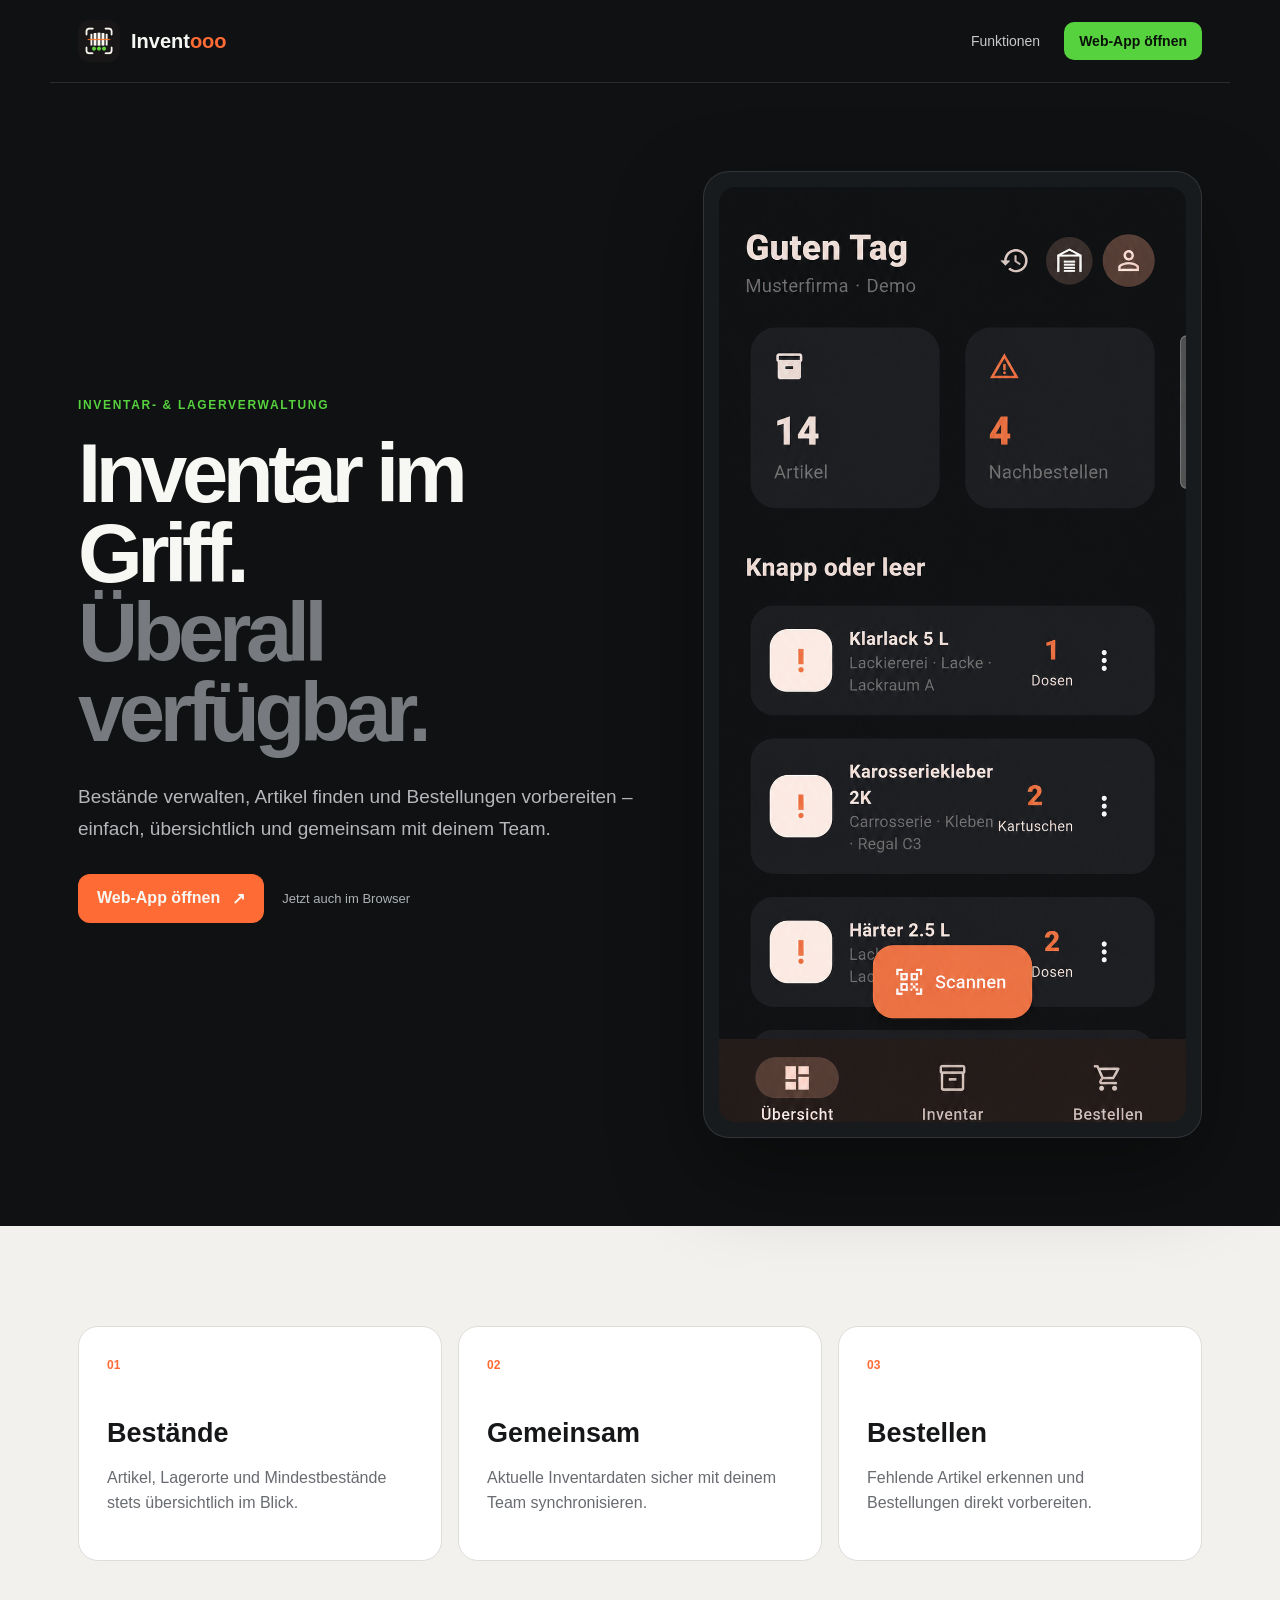
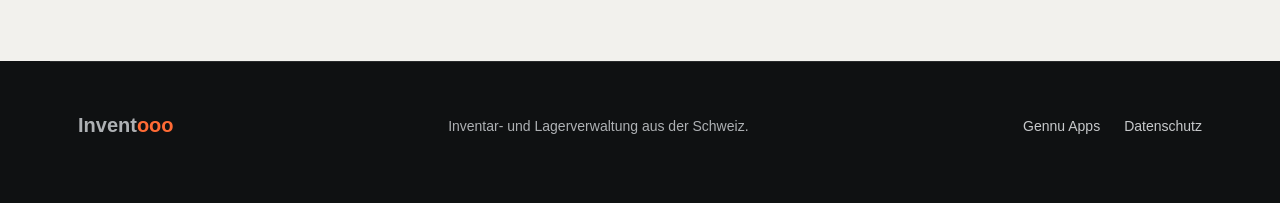
<file: index.html>
<!doctype html>
<html lang="de">
<head>
  <meta charset="utf-8">
  <meta name="viewport" content="width=device-width,initial-scale=1">
  <meta name="description" content="Inventooo – professionelle Inventar- und Lagerverwaltung auf Smartphone und im Web.">
  <title>Inventooo – Inventar einfach im Griff</title>
  <link rel="icon" href="assets/icon.png">
  <link rel="stylesheet" href="styles.css">
</head>
<body>
  <header>
    <a class="brand" href="/"><img src="assets/icon.png" alt=""><strong>Invent<span>ooo</span></strong></a>
    <nav><a href="#funktionen">Funktionen</a><a class="nav-button" href="/web-v2/">Web-App öffnen</a></nav>
  </header>
  <main>
    <section class="hero">
      <div class="hero-copy">
        <p class="eyebrow">Inventar- & Lagerverwaltung</p>
        <h1>Inventar im Griff.<br><em>Überall verfügbar.</em></h1>
        <p class="lead">Bestände verwalten, Artikel finden und Bestellungen vorbereiten – einfach, übersichtlich und gemeinsam mit deinem Team.</p>
        <div class="actions"><a class="primary" href="/web-v2/">Web-App öffnen <span>↗</span></a><span class="available">Jetzt auch im Browser</span></div>
      </div>
      <div class="preview"><img src="assets/preview-demo.png" alt="Inventooo zeigt eine übersichtliche Inventarverwaltung mit neutralen Beispieldaten"></div>
    </section>
    <section class="features" id="funktionen">
      <article><span>01</span><h2>Bestände</h2><p>Artikel, Lagerorte und Mindestbestände stets übersichtlich im Blick.</p></article>
      <article><span>02</span><h2>Gemeinsam</h2><p>Aktuelle Inventardaten sicher mit deinem Team synchronisieren.</p></article>
      <article><span>03</span><h2>Bestellen</h2><p>Fehlende Artikel erkennen und Bestellungen direkt vorbereiten.</p></article>
    </section>
  </main>
  <footer><a class="brand" href="/"><strong>Invent<span>ooo</span></strong></a><p>Inventar- und Lagerverwaltung aus der Schweiz.</p><div><a href="https://gennuapps.ch">Gennu Apps</a><a href="https://gennuapps.ch/datenschutz/inventooo">Datenschutz</a></div></footer>
</body>
</html>
</file>
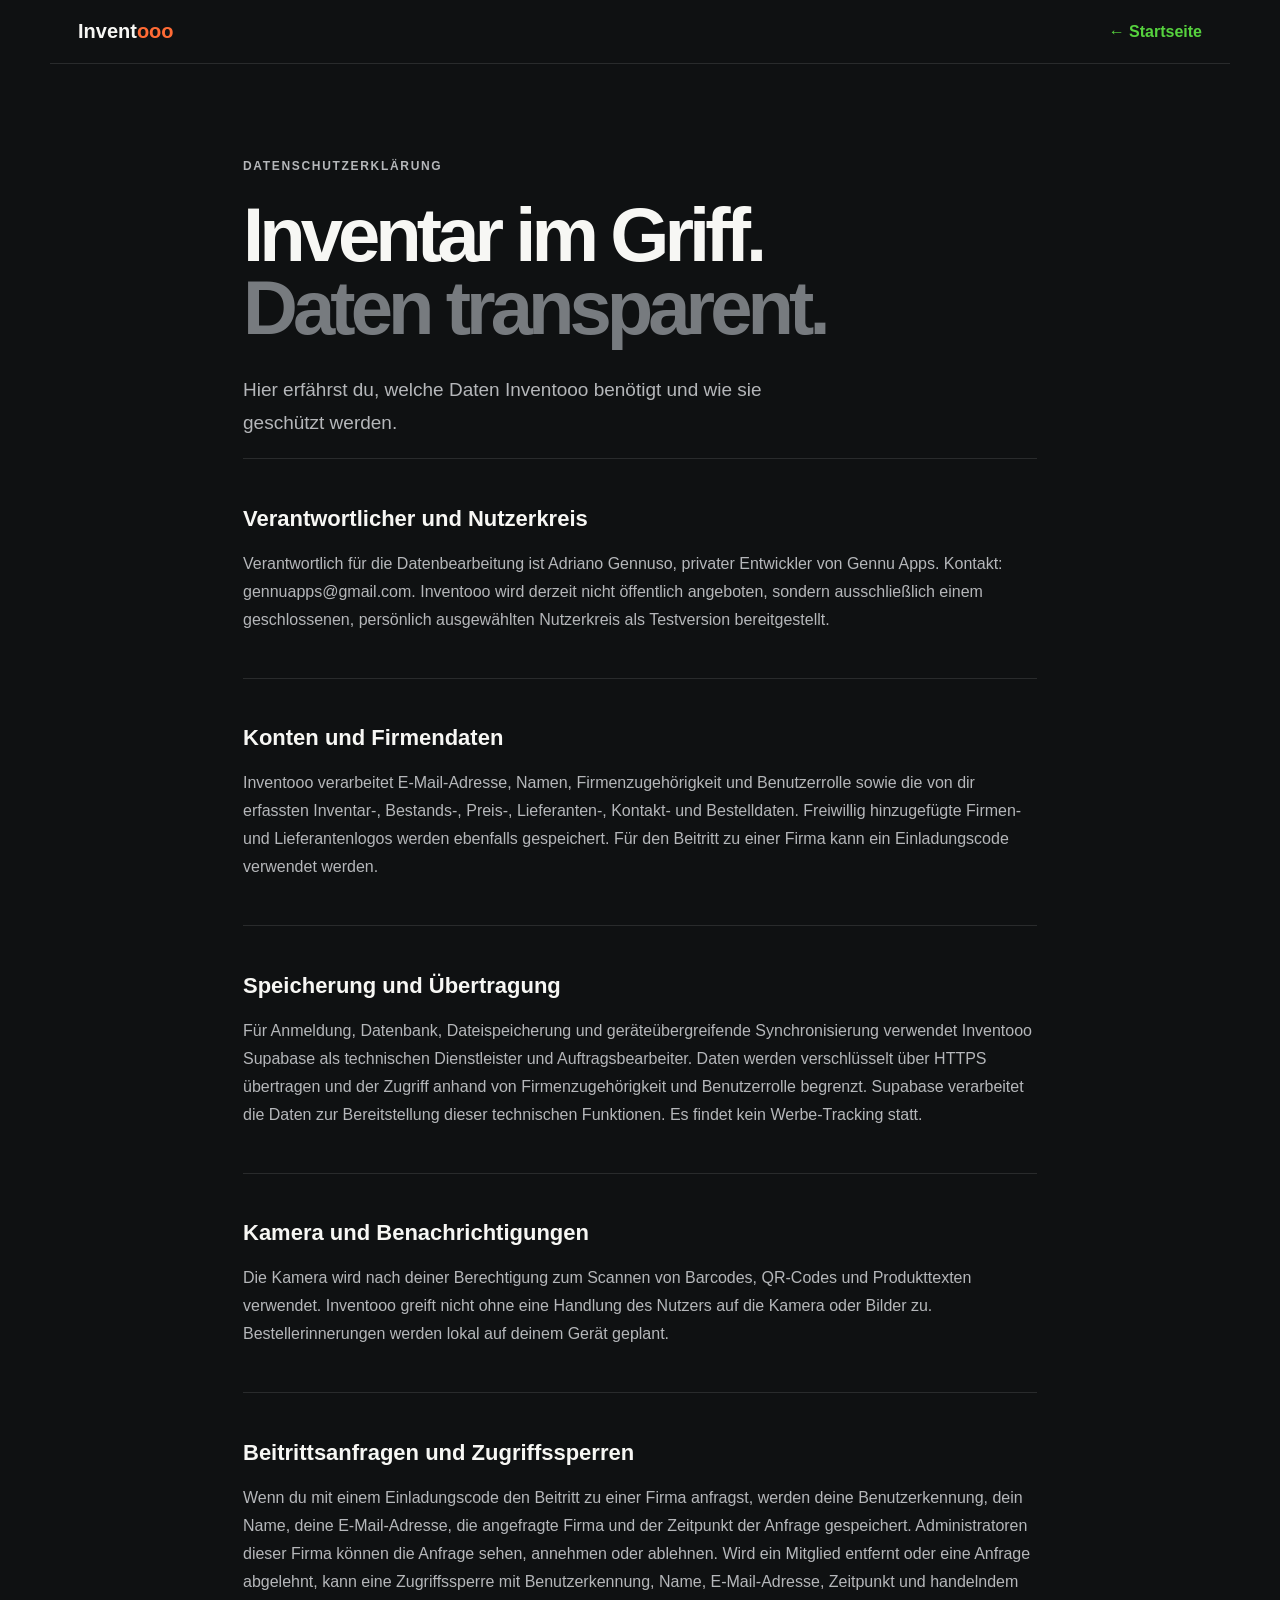
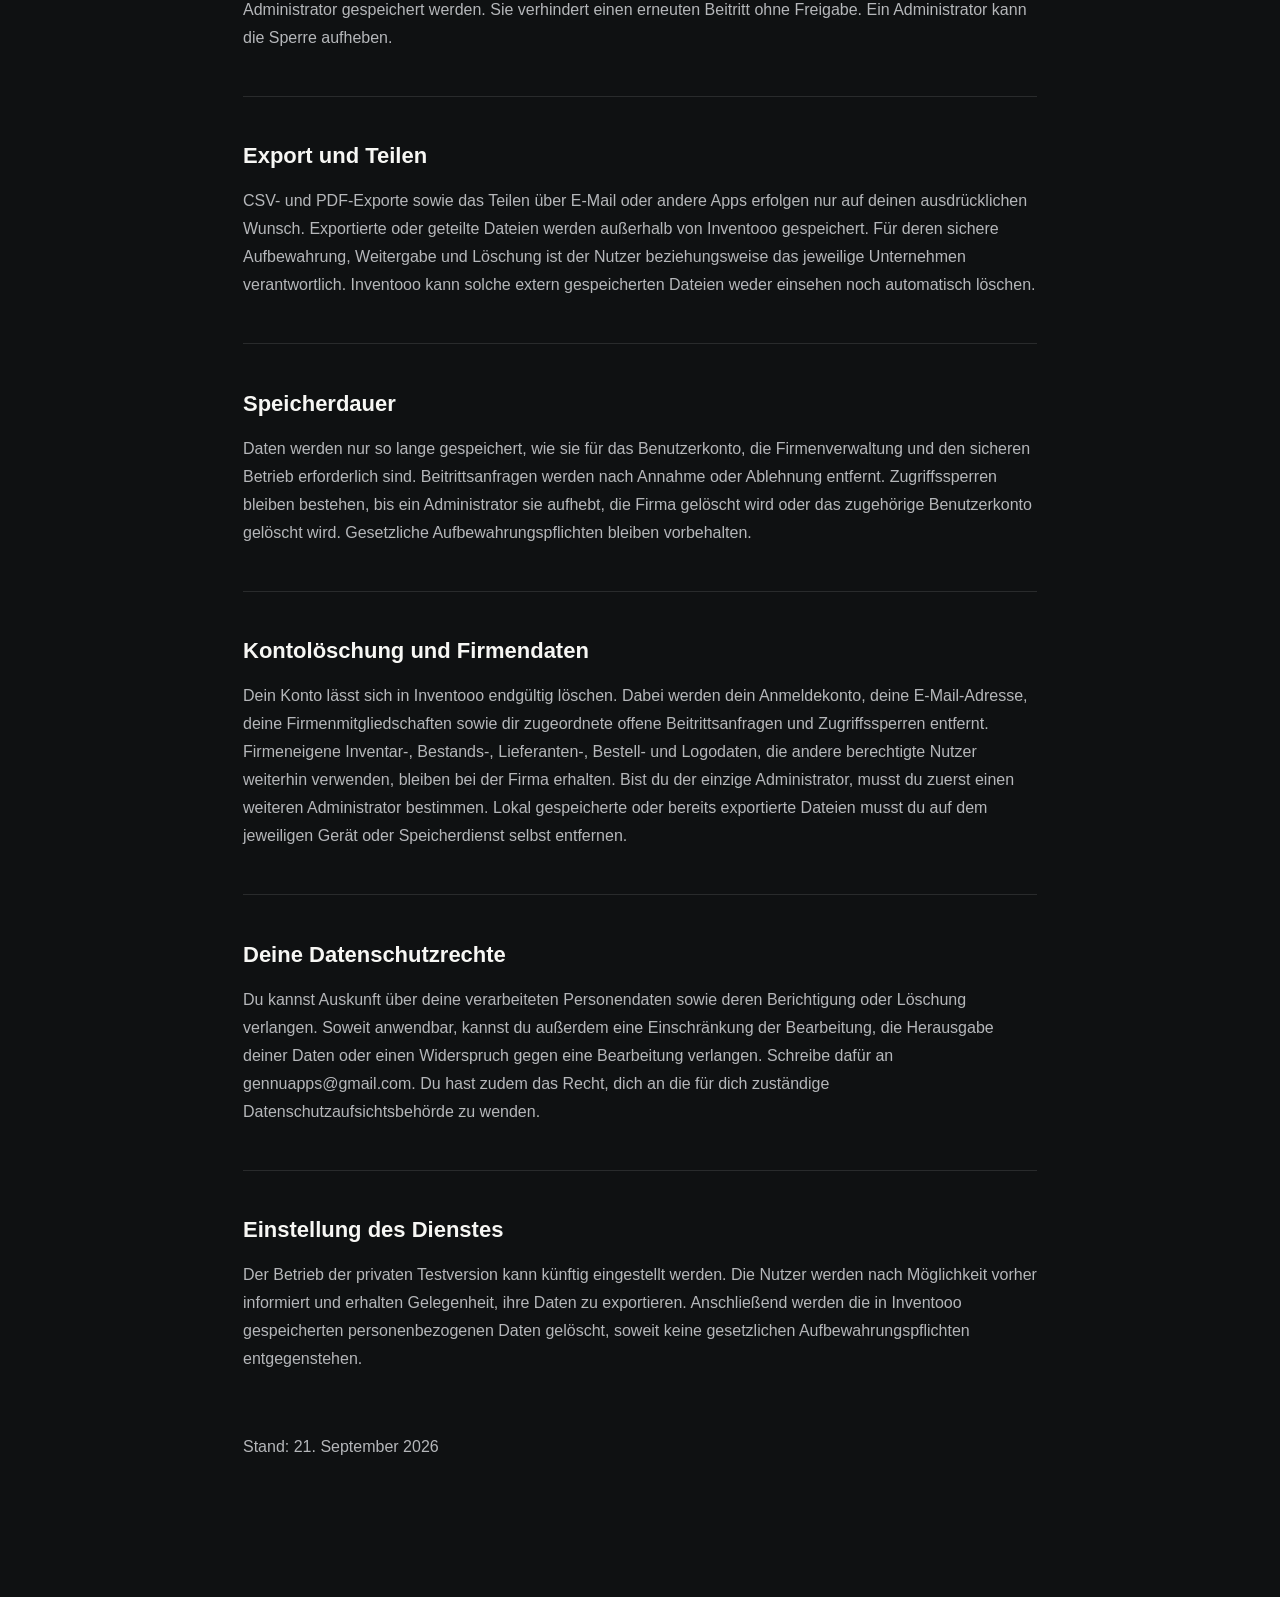
<file: datenschutz/index.html>
<!doctype html>
<html lang="de">
  <head>
    <meta charset="utf-8" />
    <meta name="viewport" content="width=device-width,initial-scale=1" />
    <title>Datenschutz · Inventooo</title>
    <link rel="stylesheet" href="../styles.css" />
    <style>
      .privacy { max-width: 850px; margin: auto; padding: 80px 28px 120px; }
      .privacy h1 { font-size: clamp(45px, 7vw, 76px); }
      .privacy section { padding: 28px 0; border-top: 1px solid var(--line); }
      .privacy h2 { font-size: 22px; }
      .privacy p { color: #b5b7ba; line-height: 1.75; }
      .back { color: var(--green); font-weight: 800; }
    </style>
  </head>
  <body>
    <header>
      <a class="brand" href="/"><strong>Invent<span>ooo</span></strong></a>
      <a class="back" href="/">← Startseite</a>
    </header>
    <main class="privacy">
      <p class="eyebrow">Datenschutzerklärung</p>
      <h1>Inventar im Griff.<br /><em>Daten transparent.</em></h1>
      <p class="lead">Hier erfährst du, welche Daten Inventooo benötigt und wie sie geschützt werden.</p>

      <section>
        <h2>Verantwortlicher und Nutzerkreis</h2>
        <p>Verantwortlich für die Datenbearbeitung ist Adriano Gennuso, privater Entwickler von Gennu Apps. Kontakt: gennuapps@gmail.com. Inventooo wird derzeit nicht öffentlich angeboten, sondern ausschließlich einem geschlossenen, persönlich ausgewählten Nutzerkreis als Testversion bereitgestellt.</p>
      </section>
      <section>
        <h2>Konten und Firmendaten</h2>
        <p>Inventooo verarbeitet E-Mail-Adresse, Namen, Firmenzugehörigkeit und Benutzerrolle sowie die von dir erfassten Inventar-, Bestands-, Preis-, Lieferanten-, Kontakt- und Bestelldaten. Freiwillig hinzugefügte Firmen- und Lieferantenlogos werden ebenfalls gespeichert. Für den Beitritt zu einer Firma kann ein Einladungscode verwendet werden.</p>
      </section>
      <section>
        <h2>Speicherung und Übertragung</h2>
        <p>Für Anmeldung, Datenbank, Dateispeicherung und geräteübergreifende Synchronisierung verwendet Inventooo Supabase als technischen Dienstleister und Auftragsbearbeiter. Daten werden verschlüsselt über HTTPS übertragen und der Zugriff anhand von Firmenzugehörigkeit und Benutzerrolle begrenzt. Supabase verarbeitet die Daten zur Bereitstellung dieser technischen Funktionen. Es findet kein Werbe-Tracking statt.</p>
      </section>
      <section>
        <h2>Kamera und Benachrichtigungen</h2>
        <p>Die Kamera wird nach deiner Berechtigung zum Scannen von Barcodes, QR-Codes und Produkttexten verwendet. Inventooo greift nicht ohne eine Handlung des Nutzers auf die Kamera oder Bilder zu. Bestellerinnerungen werden lokal auf deinem Gerät geplant.</p>
      </section>
      <section>
        <h2>Beitrittsanfragen und Zugriffssperren</h2>
        <p>Wenn du mit einem Einladungscode den Beitritt zu einer Firma anfragst, werden deine Benutzerkennung, dein Name, deine E-Mail-Adresse, die angefragte Firma und der Zeitpunkt der Anfrage gespeichert. Administratoren dieser Firma können die Anfrage sehen, annehmen oder ablehnen. Wird ein Mitglied entfernt oder eine Anfrage abgelehnt, kann eine Zugriffssperre mit Benutzerkennung, Name, E-Mail-Adresse, Zeitpunkt und handelndem Administrator gespeichert werden. Sie verhindert einen erneuten Beitritt ohne Freigabe. Ein Administrator kann die Sperre aufheben.</p>
      </section>
      <section>
        <h2>Export und Teilen</h2>
        <p>CSV- und PDF-Exporte sowie das Teilen über E-Mail oder andere Apps erfolgen nur auf deinen ausdrücklichen Wunsch. Exportierte oder geteilte Dateien werden außerhalb von Inventooo gespeichert. Für deren sichere Aufbewahrung, Weitergabe und Löschung ist der Nutzer beziehungsweise das jeweilige Unternehmen verantwortlich. Inventooo kann solche extern gespeicherten Dateien weder einsehen noch automatisch löschen.</p>
      </section>
      <section>
        <h2>Speicherdauer</h2>
        <p>Daten werden nur so lange gespeichert, wie sie für das Benutzerkonto, die Firmenverwaltung und den sicheren Betrieb erforderlich sind. Beitrittsanfragen werden nach Annahme oder Ablehnung entfernt. Zugriffssperren bleiben bestehen, bis ein Administrator sie aufhebt, die Firma gelöscht wird oder das zugehörige Benutzerkonto gelöscht wird. Gesetzliche Aufbewahrungspflichten bleiben vorbehalten.</p>
      </section>
      <section>
        <h2>Kontolöschung und Firmendaten</h2>
        <p>Dein Konto lässt sich in Inventooo endgültig löschen. Dabei werden dein Anmeldekonto, deine E-Mail-Adresse, deine Firmenmitgliedschaften sowie dir zugeordnete offene Beitrittsanfragen und Zugriffssperren entfernt. Firmeneigene Inventar-, Bestands-, Lieferanten-, Bestell- und Logodaten, die andere berechtigte Nutzer weiterhin verwenden, bleiben bei der Firma erhalten. Bist du der einzige Administrator, musst du zuerst einen weiteren Administrator bestimmen. Lokal gespeicherte oder bereits exportierte Dateien musst du auf dem jeweiligen Gerät oder Speicherdienst selbst entfernen.</p>
      </section>
      <section>
        <h2>Deine Datenschutzrechte</h2>
        <p>Du kannst Auskunft über deine verarbeiteten Personendaten sowie deren Berichtigung oder Löschung verlangen. Soweit anwendbar, kannst du außerdem eine Einschränkung der Bearbeitung, die Herausgabe deiner Daten oder einen Widerspruch gegen eine Bearbeitung verlangen. Schreibe dafür an gennuapps@gmail.com. Du hast zudem das Recht, dich an die für dich zuständige Datenschutzaufsichtsbehörde zu wenden.</p>
      </section>
      <section>
        <h2>Einstellung des Dienstes</h2>
        <p>Der Betrieb der privaten Testversion kann künftig eingestellt werden. Die Nutzer werden nach Möglichkeit vorher informiert und erhalten Gelegenheit, ihre Daten zu exportieren. Anschließend werden die in Inventooo gespeicherten personenbezogenen Daten gelöscht, soweit keine gesetzlichen Aufbewahrungspflichten entgegenstehen.</p>
      </section>

      <p>Stand: 21. September 2026</p>
    </main>
  </body>
</html>
</file>
<file: styles.css>
:root{--bg:#0f1112;--surface:#181b1d;--text:#f7f7f4;--muted:#a7aaad;--green:#56d23e;--orange:#ff6b35;--line:rgba(255,255,255,.11)}*{box-sizing:border-box}html{scroll-behavior:smooth}body{margin:0;background:var(--bg);color:var(--text);font-family:Arial,Helvetica,sans-serif}a{color:inherit;text-decoration:none}header,footer{max-width:1180px;margin:auto;padding:20px 28px;display:flex;align-items:center;justify-content:space-between}header{border-bottom:1px solid var(--line)}.brand{display:flex;align-items:center;gap:11px;font-size:20px}.brand img{width:42px;height:42px;border-radius:12px}.brand span{color:var(--orange)}nav,footer div{display:flex;align-items:center;gap:24px;color:#c7c9cb;font-size:14px}.nav-button{padding:11px 15px;background:var(--green);color:#091109;border-radius:10px;font-weight:800}.hero{max-width:1180px;min-height:680px;margin:auto;padding:88px 28px;display:grid;grid-template-columns:1fr .9fr;gap:70px;align-items:center}.eyebrow{color:var(--green);font-size:12px;font-weight:800;letter-spacing:.14em;text-transform:uppercase}h1{font-size:clamp(50px,6.5vw,86px);line-height:.96;letter-spacing:-.065em;margin:22px 0 28px}h1 em{font-style:normal;color:#777b7f}.lead{font-size:19px;line-height:1.65;color:#b5b7ba;max-width:600px}.actions{display:flex;align-items:center;gap:18px;margin-top:30px}.primary{display:inline-flex;align-items:center;gap:12px;padding:15px 19px;background:var(--orange);border-radius:12px;font-weight:800}.available{font-size:13px;color:#aeb1b4}.preview{position:relative;padding:15px;border:1px solid var(--line);border-radius:26px;background:var(--surface);box-shadow:0 35px 90px rgba(0,0,0,.35)}.preview img{width:100%;display:block;border-radius:16px}.preview span{position:absolute;right:28px;bottom:28px;background:rgba(15,17,18,.88);padding:8px 11px;border-radius:8px;color:var(--green);font-size:12px;font-weight:800}.features{background:#f2f1ed;color:#161719;padding:100px max(28px,calc((100vw - 1124px)/2));display:grid;grid-template-columns:repeat(3,1fr);gap:16px}.features article{background:white;border:1px solid #deddd9;border-radius:20px;padding:28px;min-height:220px}.features article>span{color:var(--orange);font-size:12px;font-weight:900}.features h2{font-size:27px;margin:45px 0 10px}.features p{color:#686b70;line-height:1.6}footer{padding-top:42px;padding-bottom:55px;border-top:1px solid var(--line);color:#aeb1b4}footer p{font-size:14px}@media(max-width:800px){nav>a:not(.nav-button){display:none}.hero{grid-template-columns:1fr;padding-top:64px;gap:50px}.features{grid-template-columns:1fr}.actions{align-items:flex-start;flex-direction:column}.available{padding-left:3px}footer{align-items:flex-start;flex-direction:column;gap:20px}}
</file>
